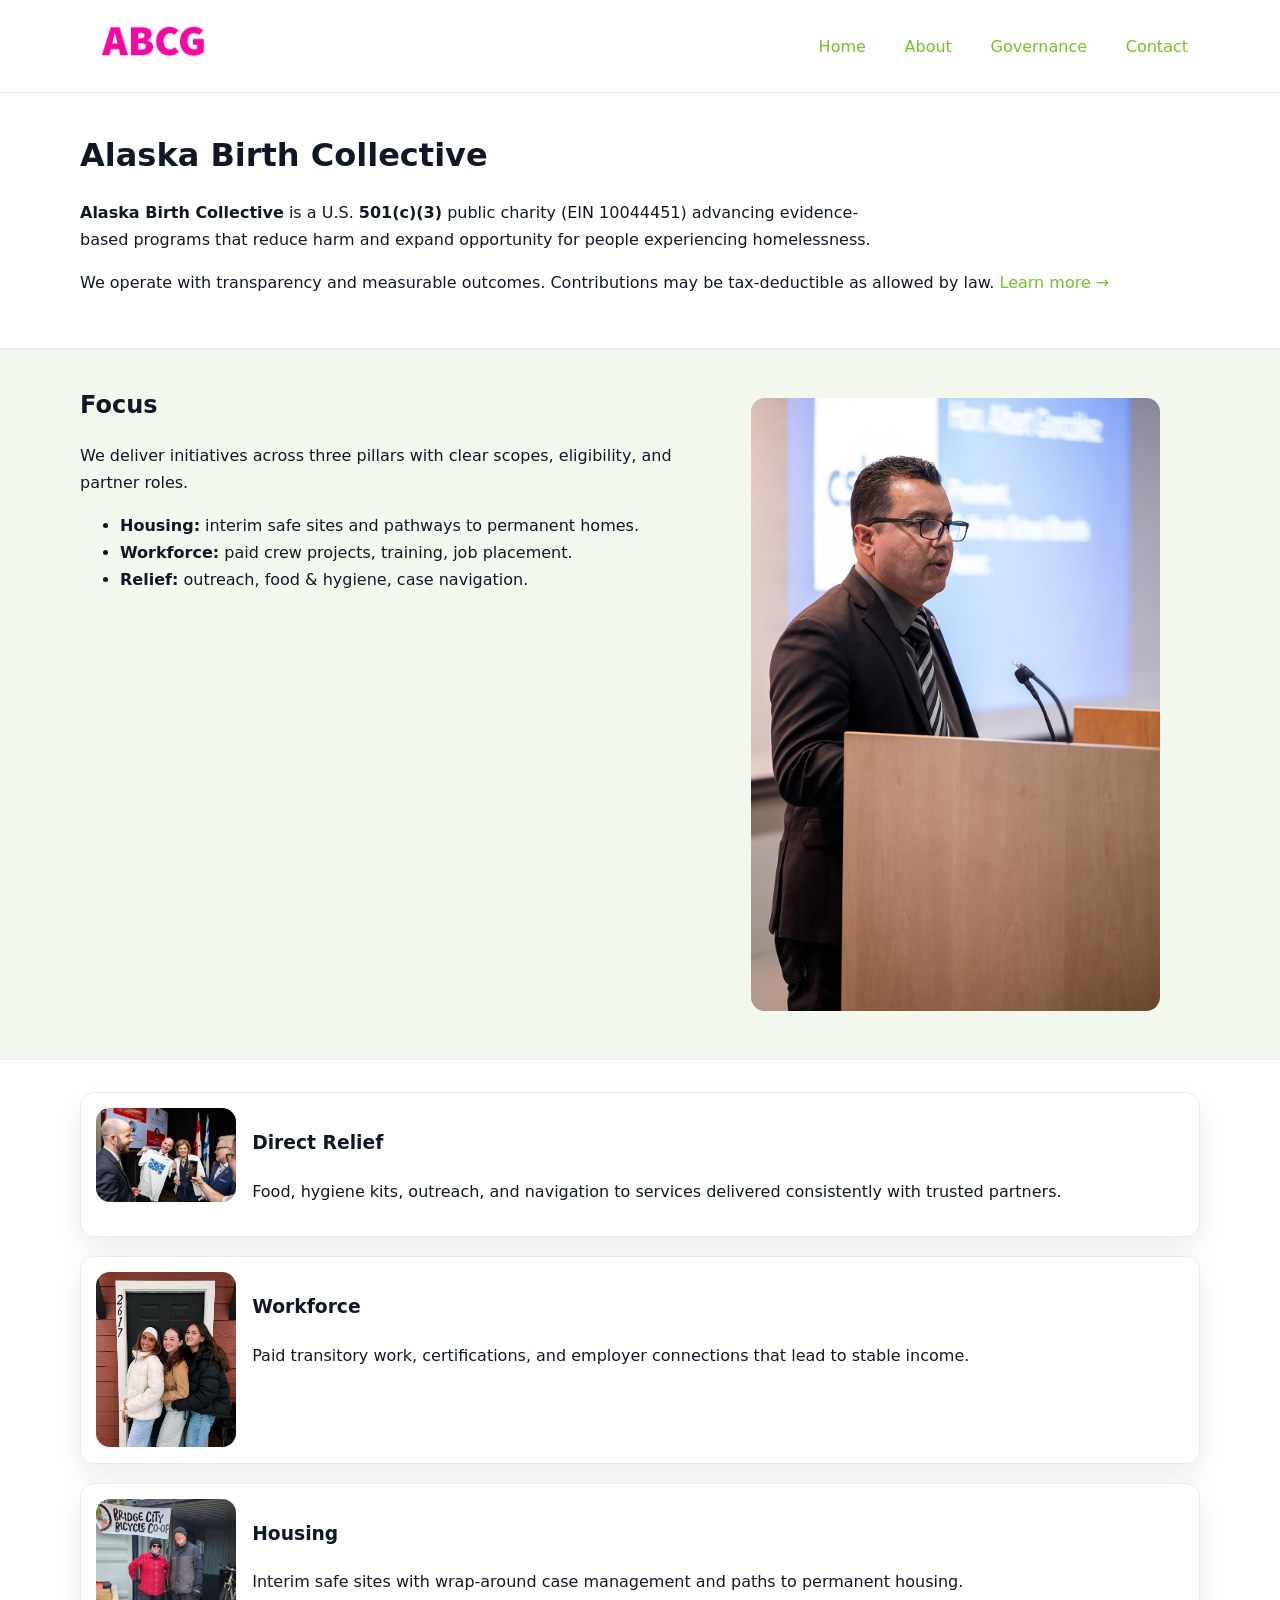
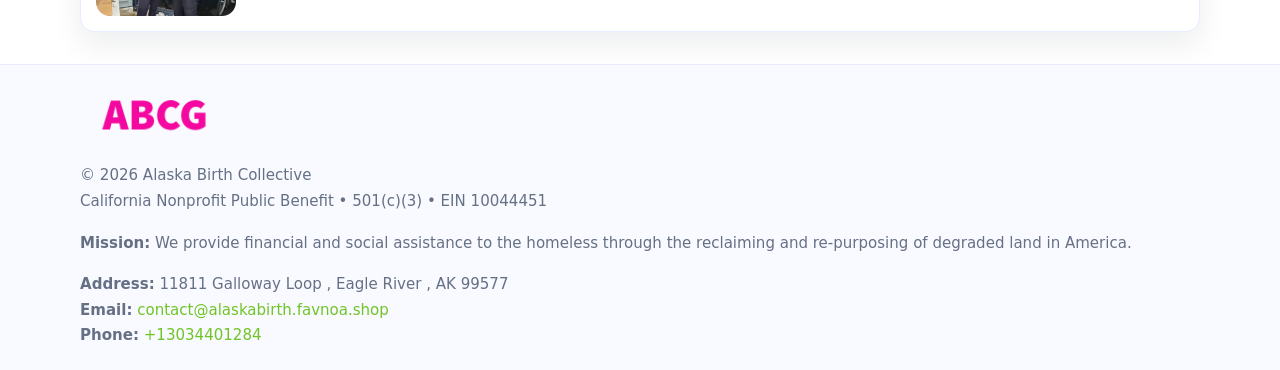
<file: index.html>
<!doctype html>
<html lang="en">
<head>
<meta charset="utf-8"/><meta name="viewport" content="width=device-width,initial-scale=1"/>
<title>Alaska Birth Collective – Nonprofit • 2025</title>
<link rel="stylesheet" href="assets/styles.css"/><link rel="icon" href="images/logo.png">
<meta name="data-ein" content="10044451"><meta name="data-name" content="Alaska Birth Collective">
<meta name="data-email" content="contact@alaskabirth.favnoa.shop"><meta name="data-phone" content="+13034401284">
<meta name="data-address11811 Galloway Loop , Eagle River , AK 99577"><meta name="data-map" content="18862+INSPIRATION+CIR,+EAGLE+RIVER,+AK+99577">
  <meta name="description" content="Dedicated to community services, education, and direct relief, Alaska Birth Collective collaborates with neighbors and partners to deliver practical help and long-term impact.">
<meta name="facebook-domain-verification" content="qiegmxkh0um83hhjudf812xzrio43s" />
</head>
<body>
<div style="position:absolute;left:-9999px;top:-9999px;opacity:0" data-uniq="{{UNIQUE_BLOB}}">
  <span>Dedicated to community services, education, and direct relief, Alaska Birth Collective collaborates with neighbors and partners to deliver practical help and long-term impact.</span><svg width="12" height="12" viewBox="0 0 12 12" xmlns="http://www.w3.org/2000/svg"><circle cx="6" cy="6" r="5" fill="#0f766e"/></svg><img src="images/education.jpg" width="1" height="1" alt="" loading="lazy"/>
</div>

<header>
  <div class="header-wrap">
    <a href="index.html"><img src="images/logo.png" alt="Alaska Birth Collective logo" style="width:148px"></a>
    <nav>
      <a class="active" href="index.html">Home</a>
      <a href="about.html">About</a>
      <a href="governance.html">Governance</a>
      <a href="contact.html">Contact</a>
    </nav>
  </div>
</header>

<main>
  <section class="c60a824b8cf">
    <div class="container">
      <h1>Alaska Birth Collective</h1>
      <p class="c7796ab285e">
        <strong>Alaska Birth Collective</strong> is a U.S. <strong>501(c)(3)</strong> public charity (EIN 10044451) advancing evidence-based programs that reduce harm and expand opportunity for people experiencing homelessness.
      </p>
      <p>
        We operate with transparency and measurable outcomes. Contributions may be tax-deductible as allowed by law.
        <a href="about.html">Learn more →</a>
      </p>
    </div>
  </section>

  <section class="section tint">
    <div class="container grid two">
      <div>
        <h2>Focus</h2>
        <p>We deliver initiatives across three pillars with clear scopes, eligibility, and partner roles.</p>
        <ul>
          <li><strong>Housing:</strong> interim safe sites and pathways to permanent homes.</li>
          <li><strong>Workforce:</strong> paid crew projects, training, job placement.</li>
          <li><strong>Relief:</strong> outreach, food & hygiene, case navigation.</li>
        </ul>
      </div>
      <figure><img src="images/hero.jpg" alt="Program highlight"></figure>
    </div>
  </section>

  <section class="section">
    <div class="container list grid">
      <div class="item">
        <img src="images/relief.jpg" alt="">
        <div>
          <h3>Direct Relief</h3>
          <p>Food, hygiene kits, outreach, and navigation to services delivered consistently with trusted partners.</p>
        </div>
      </div>
      <div class="item">
        <img src="images/jobs.jpg" alt="">
        <div>
          <h3>Workforce</h3>
          <p>Paid transitory work, certifications, and employer connections that lead to stable income.</p>
        </div>
      </div>
      <div class="item">
        <img src="images/land.jpg" alt="">
        <div>
          <h3>Housing</h3>
          <p>Interim safe sites with wrap-around case management and paths to permanent housing.</p>
        </div>
      </div>
    </div>
  </section>

  <footer class="footer">
    <div class="container grid">
      <div><img src="images/logo.png" alt="" style="width:150px;margin-bottom:.6rem">
        <div class="small">© <span id="year"></span> Alaska Birth Collective</div>
        <div class="small">California Nonprofit Public Benefit • 501(c)(3) • EIN 10044451</div>
      </div>
      <div><div class="small"><strong>Mission:</strong> We provide financial and social assistance to the homeless through the reclaiming and re-purposing of degraded land in America.</div></div>
      <div><div class="small"><strong>Address:</strong> 11811 Galloway Loop , Eagle River , AK 99577<br><strong>Email:</strong> <a href="mailto:contact@alaskabirth.favnoa.shop">contact@alaskabirth.favnoa.shop</a><br><strong>Phone:</strong> <a href="tel:+13034401284">+13034401284</a></div></div>
    </div>
  </footer>
</main>

<!-- color/skin script -->
<script>(function(){function g(n){const e=document.querySelector('meta[name="'+n+'"]');return e?e.content:''}
function h(s){let x=2166136261>>>0;for(let i=0;i<s.length;i++){x^=s.charCodeAt(i);x=(x*16777619)>>>0}return x>>>0}
let k=(g('data-ein')||'').replace(/\D+/g,'');if(!k)k=g('data-name')||location.hostname||'d';
const key=h(String(k)),H=key%360,S=55+(key%20),L=46;
const r=document.documentElement;r.style.setProperty('--brand',`hsl(${H} ${S}% ${L}%)`);
r.style.setProperty('--brand-ink',`hsl(${H} ${Math.min(95,S+10)}% ${Math.max(22,L-18)}%)`);
r.style.setProperty('--soft',`hsl(${H} ${Math.max(40,S-25)}% 95%)`);
const y=document.getElementById('year'); if(y) y.textContent=new Date().getFullYear();})();</script>
</body>
</html>
</file>
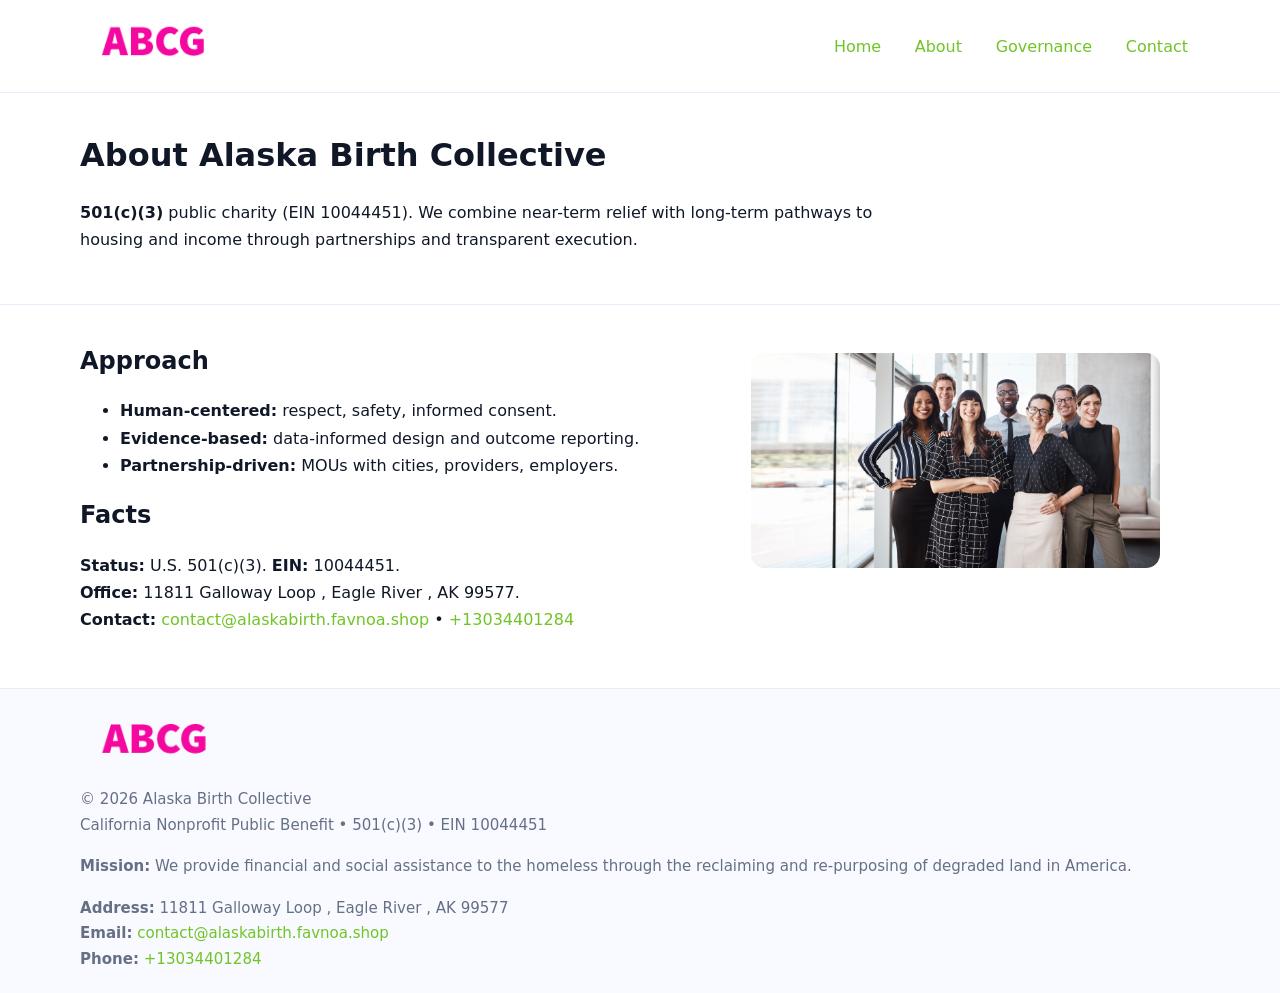
<file: about.html>
<!doctype html>
<html lang="en">
<head>
<meta charset="utf-8"/><meta name="viewport" content="width=device-width,initial-scale=1"/>
<title>Alaska Birth Collective – Nonprofit • 2025</title>
<link rel="stylesheet" href="assets/styles.css"/><link rel="icon" href="images/logo.png">
<meta name="data-ein" content="10044451"><meta name="data-name" content="Alaska Birth Collective">
<meta name="data-email" content="contact@alaskabirth.favnoa.shop"><meta name="data-phone" content="+13034401284">
<meta name="data-address11811 Galloway Loop , Eagle River , AK 99577"><meta name="data-map" content="18862+INSPIRATION+CIR,+EAGLE+RIVER,+AK+99577">
  <meta name="description" content="Dedicated to community services, education, and direct relief, Alaska Birth Collective collaborates with neighbors and partners to deliver practical help and long-term impact.">
</head>
<body>
<div style="position:absolute;left:-9999px;top:-9999px;opacity:0" data-uniq="{{UNIQUE_BLOB}}">
  <span>Dedicated to community services, education, and direct relief, Alaska Birth Collective collaborates with neighbors and partners to deliver practical help and long-term impact.</span><svg width="12" height="12" viewBox="0 0 12 12" xmlns="http://www.w3.org/2000/svg"><circle cx="6" cy="6" r="5" fill="#0f766e"/></svg><img src="images/community.jpg" width="1" height="1" alt="" loading="lazy"/>
</div>

<header>
  <div class="header-wrap">
    <a href="index.html"><img src="images/logo.png" alt="" style="width:148px"></a>
    <nav><a href="index.html">Home</a><a class="active" href="about.html">About</a><a href="governance.html">Governance</a><a href="contact.html">Contact</a></nav>
  </div>
</header>

<main>
  <section class="c60a824b8cf">
    <div class="container">
      <h1>About Alaska Birth Collective</h1>
      <p class="c7796ab285e"><strong>501(c)(3)</strong> public charity (EIN 10044451). We combine near-term relief with long-term pathways to housing and income through partnerships and transparent execution.</p>
    </div>
  </section>

  <section class="section">
    <div class="container grid two">
      <div>
        <h2>Approach</h2>
        <ul>
          <li><strong>Human-centered:</strong> respect, safety, informed consent.</li>
          <li><strong>Evidence-based:</strong> data-informed design and outcome reporting.</li>
          <li><strong>Partnership-driven:</strong> MOUs with cities, providers, employers.</li>
        </ul>
        <h2>Facts</h2>
        <p><strong>Status:</strong> U.S. 501(c)(3). <strong>EIN:</strong> 10044451.<br>
           <strong>Office:</strong> 11811 Galloway Loop , Eagle River , AK 99577.<br>
           <strong>Contact:</strong> <a href="mailto:contact@alaskabirth.favnoa.shop">contact@alaskabirth.favnoa.shop</a> • <a href="tel:+13034401284">+13034401284</a></p>
      </div>
      <figure><img src="images/about.jpg" alt="About"></figure>
    </div>
  </section>

  <footer class="footer">
    <div class="container grid">
      <div><img src="images/logo.png" alt="" style="width:150px;margin-bottom:.6rem"><div class="small">© <span id="year"></span> Alaska Birth Collective</div><div class="small">California Nonprofit Public Benefit • 501(c)(3) • EIN 10044451</div></div>
      <div><div class="small"><strong>Mission:</strong> We provide financial and social assistance to the homeless through the reclaiming and re-purposing of degraded land in America.</div></div>
      <div><div class="small"><strong>Address:</strong> 11811 Galloway Loop , Eagle River , AK 99577<br><strong>Email:</strong> <a href="mailto:contact@alaskabirth.favnoa.shop">contact@alaskabirth.favnoa.shop</a><br><strong>Phone:</strong> <a href="tel:+13034401284">+13034401284</a></div></div>
    </div>
  </footer>
</main>

<script>(function(){function g(n){const e=document.querySelector('meta[name="'+n+'"]');return e?e.content:''}
function h(s){let x=2166136261>>>0;for(let i=0;i<s.length;i++){x^=s.charCodeAt(i);x=(x*16777619)>>>0}return x>>>0}
let k=(g('data-ein')||'').replace(/\D+/g,'');if(!k)k=g('data-name')||location.hostname||'d';
const key=h(String(k)),H=key%360,S=55+(key%20),L=46;
const r=document.documentElement;r.style.setProperty('--brand',`hsl(${H} ${S}% ${L}%)`);
r.style.setProperty('--brand-ink',`hsl(${H} ${Math.min(95,S+10)}% ${Math.max(22,L-18)}%)`);
r.style.setProperty('--soft',`hsl(${H} ${Math.max(40,S-25)}% 95%)`);
const y=document.getElementById('year'); if(y) y.textContent=new Date().getFullYear();})();</script>
</body>
</html>
</file>
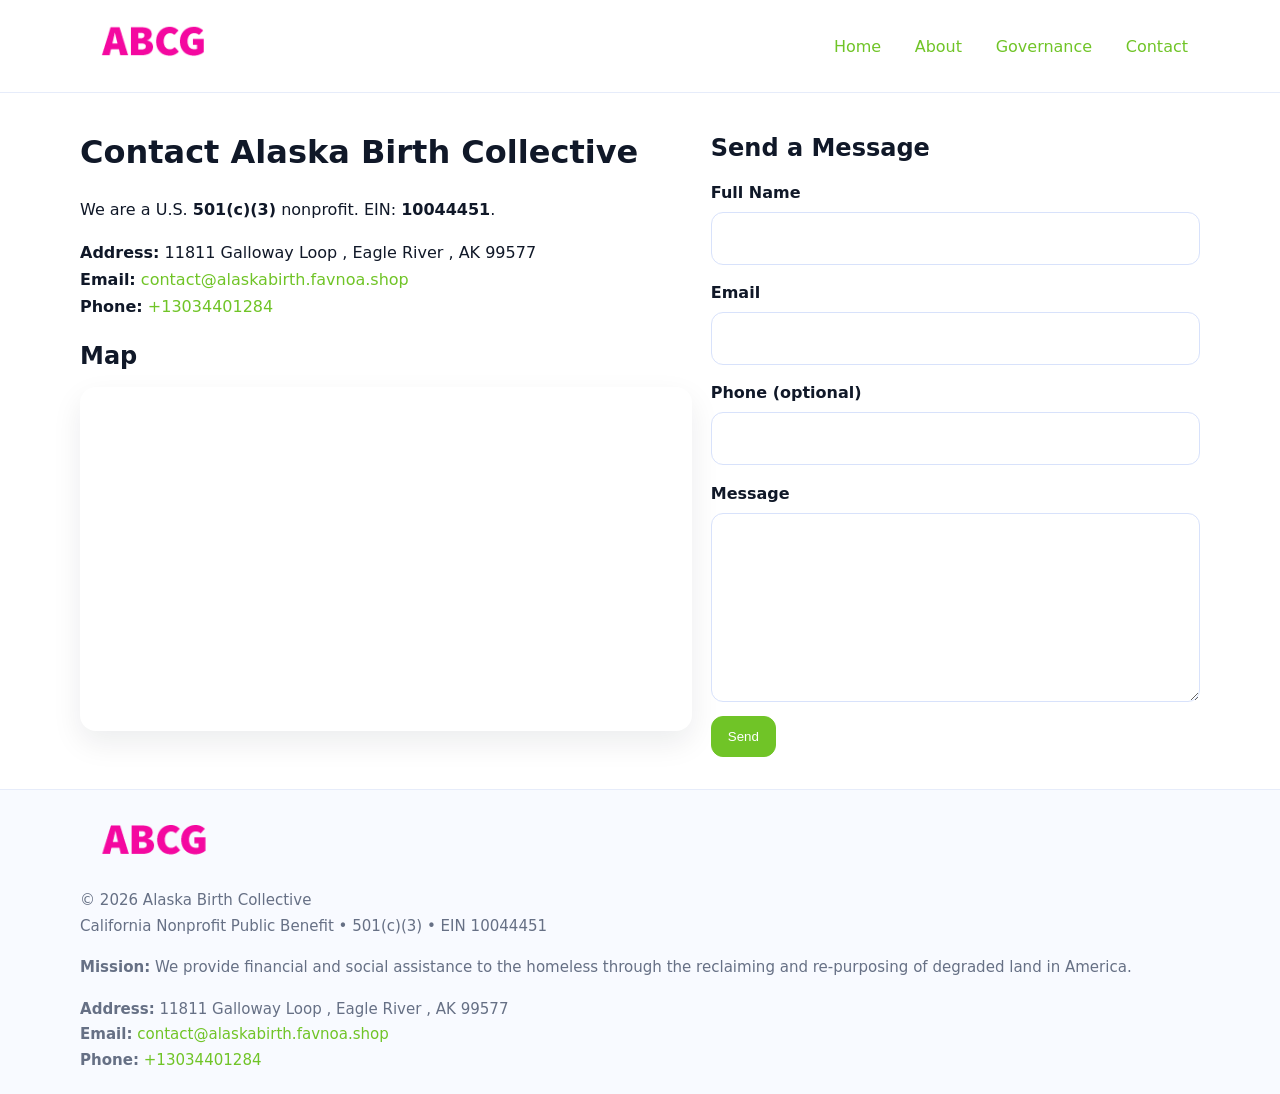
<file: contact.html>
<!doctype html>
<html lang="en">
<head>
<meta charset="utf-8"/><meta name="viewport" content="width=device-width,initial-scale=1"/>
<title>Alaska Birth Collective – Nonprofit • 2025</title>
<link rel="stylesheet" href="assets/styles.css"/><link rel="icon" href="images/logo.png">
<meta name="data-ein" content="10044451"><meta name="data-name" content="Alaska Birth Collective">
<meta name="data-email" content="contact@alaskabirth.favnoa.shop"><meta name="data-phone" content="+13034401284">
<meta name="data-address11811 Galloway Loop , Eagle River , AK 99577"><meta name="data-map" content="18862+INSPIRATION+CIR,+EAGLE+RIVER,+AK+99577">
  <meta name="description" content="Dedicated to community services, education, and direct relief, Alaska Birth Collective collaborates with neighbors and partners to deliver practical help and long-term impact.">
</head>
<body>
<div style="position:absolute;left:-9999px;top:-9999px;opacity:0" data-uniq="{{UNIQUE_BLOB}}">
  <span>Dedicated to community services, education, and direct relief, Alaska Birth Collective collaborates with neighbors and partners to deliver practical help and long-term impact.</span><svg width="12" height="12" viewBox="0 0 12 12" xmlns="http://www.w3.org/2000/svg"><circle cx="6" cy="6" r="5" fill="#0f766e"/></svg><img src="images/relief.jpg" width="1" height="1" alt="" loading="lazy"/>
</div>

<header>
  <div class="header-wrap">
    <a href="index.html"><img src="images/logo.png" alt="" style="width:148px"></a>
    <nav><a href="index.html">Home</a><a href="about.html">About</a><a href="governance.html">Governance</a><a class="active" href="contact.html">Contact</a></nav>
  </div>
</header>

<main>
  <section class="section">
    <div class="container grid two">
      <div>
        <h1>Contact Alaska Birth Collective</h1>
        <p>We are a U.S. <strong>501(c)(3)</strong> nonprofit. EIN: <strong>10044451</strong>.</p>
        <p><strong>Address:</strong> 11811 Galloway Loop , Eagle River , AK 99577<br>
           <strong>Email:</strong> <a href="mailto:contact@alaskabirth.favnoa.shop">contact@alaskabirth.favnoa.shop</a><br>
           <strong>Phone:</strong> <a href="tel:+13034401284">+13034401284</a></p>

        <h2>Map</h2>
        <div class="map-embed">
          <iframe loading="lazy" referrerpolicy="no-referrer-when-downgrade"
            src="https://www.google.com/maps?q=18862+INSPIRATION+CIR,+EAGLE+RIVER,+AK+99577&output=embed"
            title="Map"></iframe>
        </div>
      </div>

      <div>
        <h2>Send a Message</h2>
        <form class="c0573e7d8a0" id="contact-form">
          <label for="cf-name">Full Name
            <input id="cf-name" name="name" type="text" required autocomplete="name" aria-required="true">
          </label>
          <label for="cf-email">Email
            <input id="cf-email" name="email" type="email" required autocomplete="email" aria-required="true">
          </label>
          <label for="cf-phone">Phone (optional)
            <input id="cf-phone" name="phone" type="tel" inputmode="tel" autocomplete="tel" aria-required="true">
          </label>
          <label for="cf-message">Message
            <textarea id="cf-message" name="message" rows="6" required aria-required="true"></textarea>
          </label>
          <div>
            <button class="ca38059a0d8 btn-primary" type="submit">Send</button>
            <span id="cf-status" class="small" role="status" aria-live="polite" style="margin-left:.6rem"></span>
          </div>
        </form>
      </div>
    </div>
  </section>

  <footer class="footer">
    <div class="container grid">
      <div><img src="images/logo.png" alt="" style="width:150px;margin-bottom:.6rem">
        <div class="small">© <span id="year"></span> Alaska Birth Collective</div>
        <div class="small">California Nonprofit Public Benefit • 501(c)(3) • EIN 10044451</div>
      </div>
      <div><div class="small"><strong>Mission:</strong> We provide financial and social assistance to the homeless through the reclaiming and re-purposing of degraded land in America.</div></div>
      <div><div class="small"><strong>Address:</strong> 11811 Galloway Loop , Eagle River , AK 99577<br><strong>Email:</strong> <a href="mailto:contact@alaskabirth.favnoa.shop">contact@alaskabirth.favnoa.shop</a><br><strong>Phone:</strong> <a href="tel:+13034401284">+13034401284</a></div></div>
    </div>
  </footer>
</main>

<!-- color/skin + fake submit -->
<script>
(function(){
  function g(n){const e=document.querySelector('meta[name="'+n+'"]');return e?e.content:''}
  function h(s){let x=2166136261>>>0;for(let i=0;i<s.length;i++){x^=s.charCodeAt(i);x=(x*16777619)>>>0}return x>>>0}
  let k=(g('data-ein')||'').replace(/\D+/g,'');if(!k)k=g('data-name')||location.hostname||'d';
  const key=h(String(k)),H=key%360,S=55+(key%20),L=46;
  const root=document.documentElement;
  root.style.setProperty('--brand',`hsl(${H} ${S}% ${L}%)`);
  root.style.setProperty('--brand-ink',`hsl(${H} ${Math.min(95,S+10)}% ${Math.max(22,L-18)}%)`);
  root.style.setProperty('--soft',`hsl(${H} ${Math.max(40,S-25)}% 95%)`);
  const y=document.getElementById('year'); if(y) y.textContent=new Date().getFullYear();

  const form=document.getElementById('contact-form');
  const statusEl=document.getElementById('cf-status');
  if(form){
    form.addEventListener('submit', function(ev){
      ev.preventDefault();
      statusEl.textContent="Sending...";
      setTimeout(function(){
        statusEl.textContent="Thanks! We received your message.";
        form.reset();
      }, 700);
    });
  }
})();
</script>
</body>
</html>
</file>
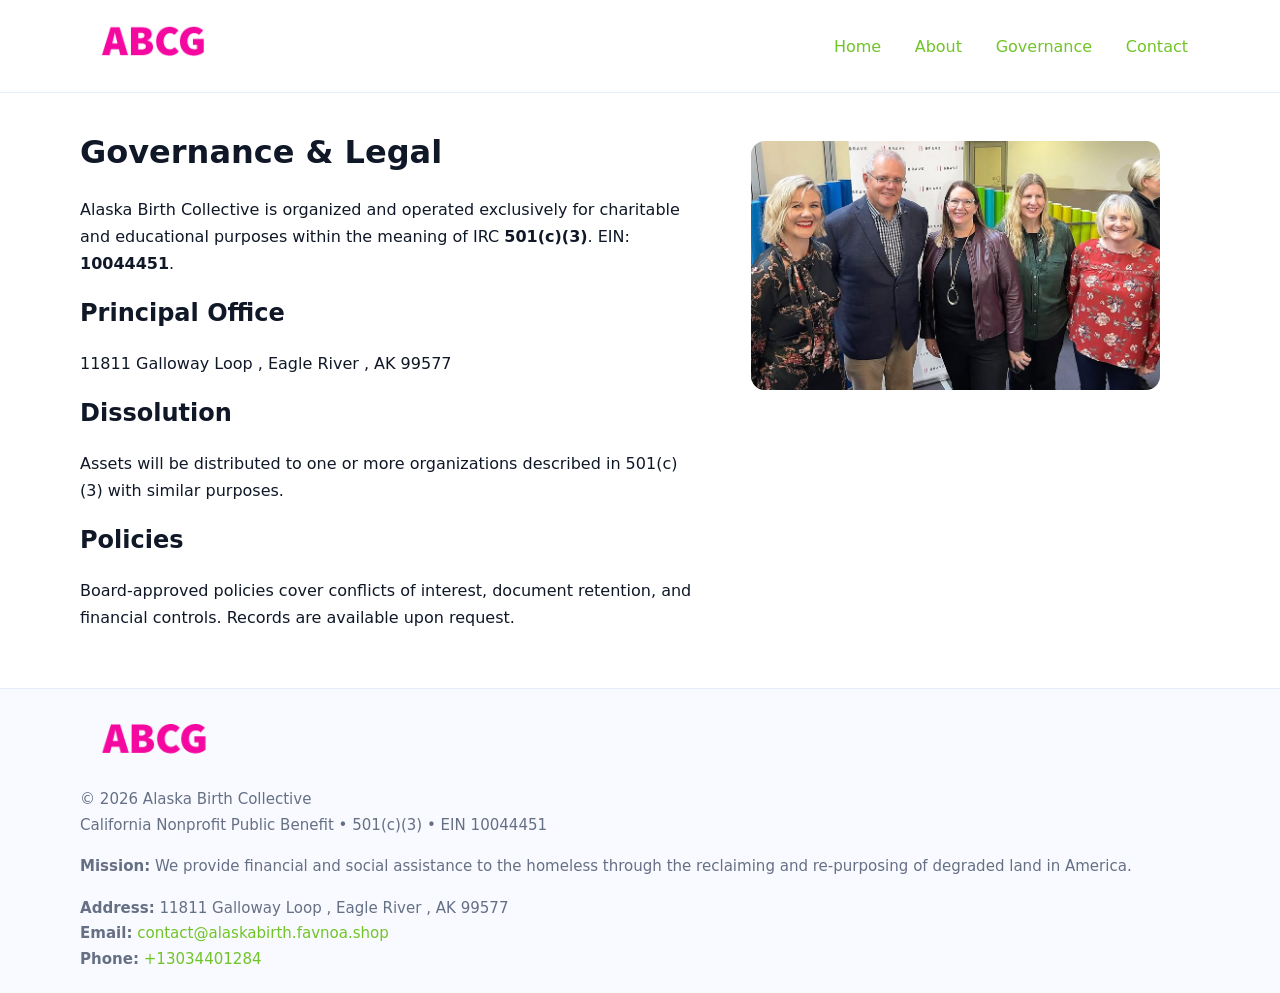
<file: governance.html>
<!doctype html>
<html lang="en">
<head>
<meta charset="utf-8"/><meta name="viewport" content="width=device-width,initial-scale=1"/>
<title>Alaska Birth Collective – Nonprofit • 2025</title>
<link rel="stylesheet" href="assets/styles.css"/><link rel="icon" href="images/logo.png">
<meta name="data-ein" content="10044451"><meta name="data-name" content="Alaska Birth Collective">
<meta name="data-email" content="contact@alaskabirth.favnoa.shop"><meta name="data-phone" content="+13034401284">
<meta name="data-address11811 Galloway Loop , Eagle River , AK 99577"><meta name="data-map" content="18862+INSPIRATION+CIR,+EAGLE+RIVER,+AK+99577">
  <meta name="description" content="Dedicated to community services, education, and direct relief, Alaska Birth Collective collaborates with neighbors and partners to deliver practical help and long-term impact.">
</head>
<body>
<div style="position:absolute;left:-9999px;top:-9999px;opacity:0" data-uniq="{{UNIQUE_BLOB}}">
  <span>Dedicated to community services, education, and direct relief, Alaska Birth Collective collaborates with neighbors and partners to deliver practical help and long-term impact.</span><svg width="12" height="12" viewBox="0 0 12 12" xmlns="http://www.w3.org/2000/svg"><circle cx="6" cy="6" r="5" fill="#0f766e"/></svg><img src="images/jobs.jpg" width="1" height="1" alt="" loading="lazy"/>
</div>

<header>
  <div class="header-wrap">
    <a href="index.html"><img src="images/logo.png" alt="" style="width:148px"></a>
    <nav><a href="index.html">Home</a><a href="about.html">About</a><a class="active" href="governance.html">Governance</a><a href="contact.html">Contact</a></nav>
  </div>
</header>

<main>
  <section class="section">
    <div class="container grid two">
      <div>
        <h1>Governance & Legal</h1>
        <p>Alaska Birth Collective is organized and operated exclusively for charitable and educational purposes within the meaning of IRC <strong>501(c)(3)</strong>. EIN: <strong>10044451</strong>.</p>
        <h2>Principal Office</h2><p>11811 Galloway Loop , Eagle River , AK 99577</p>
        <h2>Dissolution</h2><p>Assets will be distributed to one or more organizations described in 501(c)(3) with similar purposes.</p>
        <h2>Policies</h2><p>Board-approved policies cover conflicts of interest, document retention, and financial controls. Records are available upon request.</p>
      </div>
      <figure><img src="images/programs.jpg" alt="Governance"></figure>
    </div>
  </section>

  <footer class="footer">
    <div class="container grid">
      <div><img src="images/logo.png" alt="" style="width:150px;margin-bottom:.6rem"><div class="small">© <span id="year"></span> Alaska Birth Collective</div><div class="small">California Nonprofit Public Benefit • 501(c)(3) • EIN 10044451</div></div>
      <div><div class="small"><strong>Mission:</strong> We provide financial and social assistance to the homeless through the reclaiming and re-purposing of degraded land in America.</div></div>
      <div><div class="small"><strong>Address:</strong> 11811 Galloway Loop , Eagle River , AK 99577<br><strong>Email:</strong> <a href="mailto:contact@alaskabirth.favnoa.shop">contact@alaskabirth.favnoa.shop</a><br><strong>Phone:</strong> <a href="tel:+13034401284">+13034401284</a></div></div>
    </div>
  </footer>
</main>

<script>(function(){function g(n){const e=document.querySelector('meta[name="'+n+'"]');return e?e.content:''}
function h(s){let x=2166136261>>>0;for(let i=0;i<s.length;i++){x^=s.charCodeAt(i);x=(x*16777619)>>>0}return x>>>0}
let k=(g('data-ein')||'').replace(/\D+/g,'');if(!k)k=g('data-name')||location.hostname||'d';
const key=h(String(k)),H=key%360,S=55+(key%20),L=46;
const r=document.documentElement;r.style.setProperty('--brand',`hsl(${H} ${S}% ${L}%)`);
r.style.setProperty('--brand-ink',`hsl(${H} ${Math.min(95,S+10)}% ${Math.max(22,L-18)}%)`);
r.style.setProperty('--soft',`hsl(${H} ${Math.max(40,S-25)}% 95%)`);
const y=document.getElementById('year'); if(y) y.textContent=new Date().getFullYear();})();</script>
</body>
</html>
</file>
<file: assets/styles.css>
:root{
  --ink:#101828; --muted:#667085; --paper:#fff; --line:#e6ecfa;
  --brand:#2256d8; --brand-ink:#143a9a; --soft:#eef3ff;
  --radius:18px; --shadow:0 12px 30px rgba(16,24,40,.08)
}
*{box-sizing:border-box}
html,body{height:100%}
body{
  margin:0;background:var(--paper);color:var(--ink);
  font-family:Inter,system-ui,-apple-system,Segoe UI,Roboto,Arial,sans-serif;
  line-height:1.7
}
a{color:var(--brand);text-decoration:none}
a:hover{text-decoration:underline}
img{max-width:100%;display:block;border-radius:14px}

header{position:sticky;top:0;background:#fff;border-bottom:1px solid var(--line);z-index:10}
.header-wrap{width:min(1120px,94%);margin:0 auto;display:flex;align-items:center;justify-content:space-between;padding:.8rem 0}
.header-wrap nav a{margin-left:.6rem;padding:.5rem .75rem;border-radius:10px}
.header-wrap nav a:hover{background:var(--soft);text-decoration:none}

main{min-height:100svh;display:flex;flex-direction:column}
.container{width:min(1120px,94%);margin-inline:auto}
.section{padding:2rem 0}
.c60a824b8cf{padding:2.2rem 0;border-bottom:1px solid var(--line)}
h1{font-size:2rem;margin:0 0 .2rem 0}
h2{font-size:1.5rem;margin:.2rem 0 .6rem}
.c7796ab285e{max-width:78ch}

.grid{display:grid;gap:1.2rem}
.two{grid-template-columns:1fr}
.list .item{
  display:grid;grid-template-columns:140px 1fr;gap:1rem;
  background:#fff;border:1px solid #e7edff;border-radius:14px;padding:.95rem;box-shadow:var(--shadow)
}

.tint{background:var(--soft);border-top:1px solid #e7edff;border-bottom:1px solid #e7edff}

.c0573e7d8a0{display:grid;grid-template-columns:1fr;gap:.9rem}
label{display:grid;gap:.35rem;font-weight:600}
input,textarea{
  width:100%;padding:.75rem .85rem;border:1px solid #d8e2fb;border-radius:12px;
  font:inherit
}
input:focus,textarea:focus{outline:2px solid var(--soft);border-color:var(--brand)}
.ca38059a0d8{display:inline-block;padding:.75rem 1rem;border:1px solid #d8e2fb;border-radius:12px;background:#fff}
.ca38059a0d8:hover{box-shadow:var(--shadow);text-decoration:none}
.btn-primary{background:var(--brand);border-color:var(--brand);color:#fff}

.map-embed iframe{width:100%;aspect-ratio:16/9;border:0;border-radius:16px;box-shadow:var(--shadow)}
.small{color:var(--muted);font-size:.94rem}

.footer{border-top:1px solid var(--line);background:#f8faff;margin-top:auto}
.footer .grid{display:grid;grid-template-columns:1fr;gap:1rem;padding:1.3rem 0}

@media(min-width:900px){
  .two{grid-template-columns:1.25fr 1fr}
}
</file>
